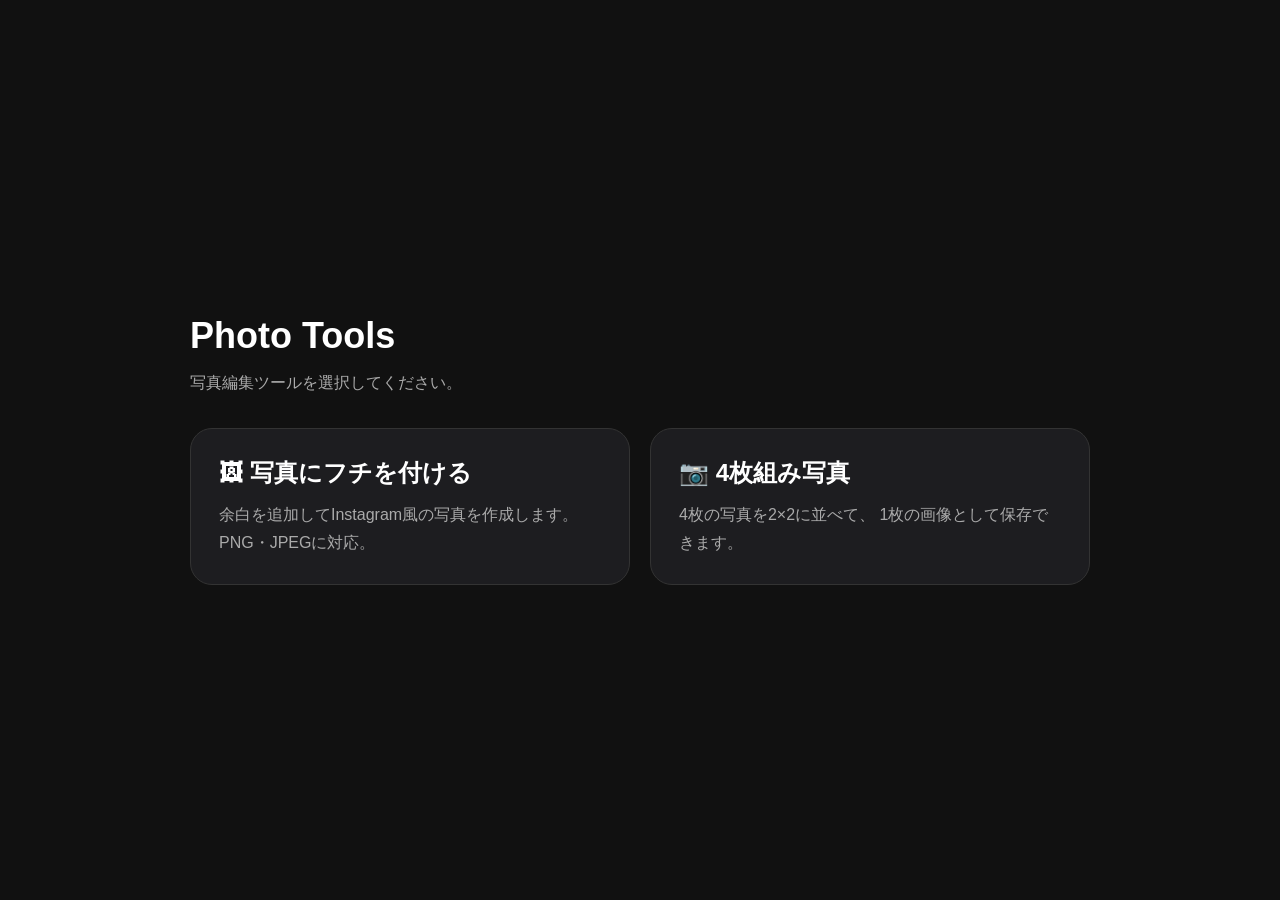
<file: index.html>
<!DOCTYPE html>
<html lang="ja">
<head>
  <meta charset="UTF-8">
  <meta name="viewport" content="width=device-width, initial-scale=1.0">
  <title>Photo Tools</title>

  <style>
    *{
      box-sizing:border-box;
    }

    body{
      margin:0;
      min-height:100vh;
      display:grid;
      place-items:center;
      background:#111;
      color:#fff;
      font-family:-apple-system,BlinkMacSystemFont,
      "Hiragino Sans","Yu Gothic UI",sans-serif;
      padding:24px;
    }

    main{
      width:min(900px,100%);
    }

    h1{
      margin:0;
      font-size:36px;
    }

    .description{
      margin:12px 0 32px;
      color:#aaa;
      line-height:1.7;
    }

    .tools{
      display:grid;
      grid-template-columns:repeat(auto-fit,minmax(280px,1fr));
      gap:20px;
    }

    .tool{
      display:block;
      padding:28px;
      border-radius:22px;
      text-decoration:none;
      color:white;
      background:#1d1d20;
      border:1px solid #333;
      transition:.2s;
    }

    .tool:hover{
      transform:translateY(-4px);
      background:#27272c;
    }

    .tool h2{
      margin:0 0 12px;
    }

    .tool p{
      margin:0;
      color:#aaa;
      line-height:1.7;
    }
  </style>
</head>

<body>

<main>

<h1>Photo Tools</h1>

<p class="description">
写真編集ツールを選択してください。
</p>

<div class="tools">

<a class="tool" href="./frame/">
<h2>🖼 写真にフチを付ける</h2>

<p>
余白を追加してInstagram風の写真を作成します。
PNG・JPEGに対応。
</p>
</a>

<a class="tool" href="./college/">
<h2>📷 4枚組み写真</h2>

<p>
4枚の写真を2×2に並べて、
1枚の画像として保存できます。
</p>
</a>

</div>

</main>

</body>
</html>
</file>
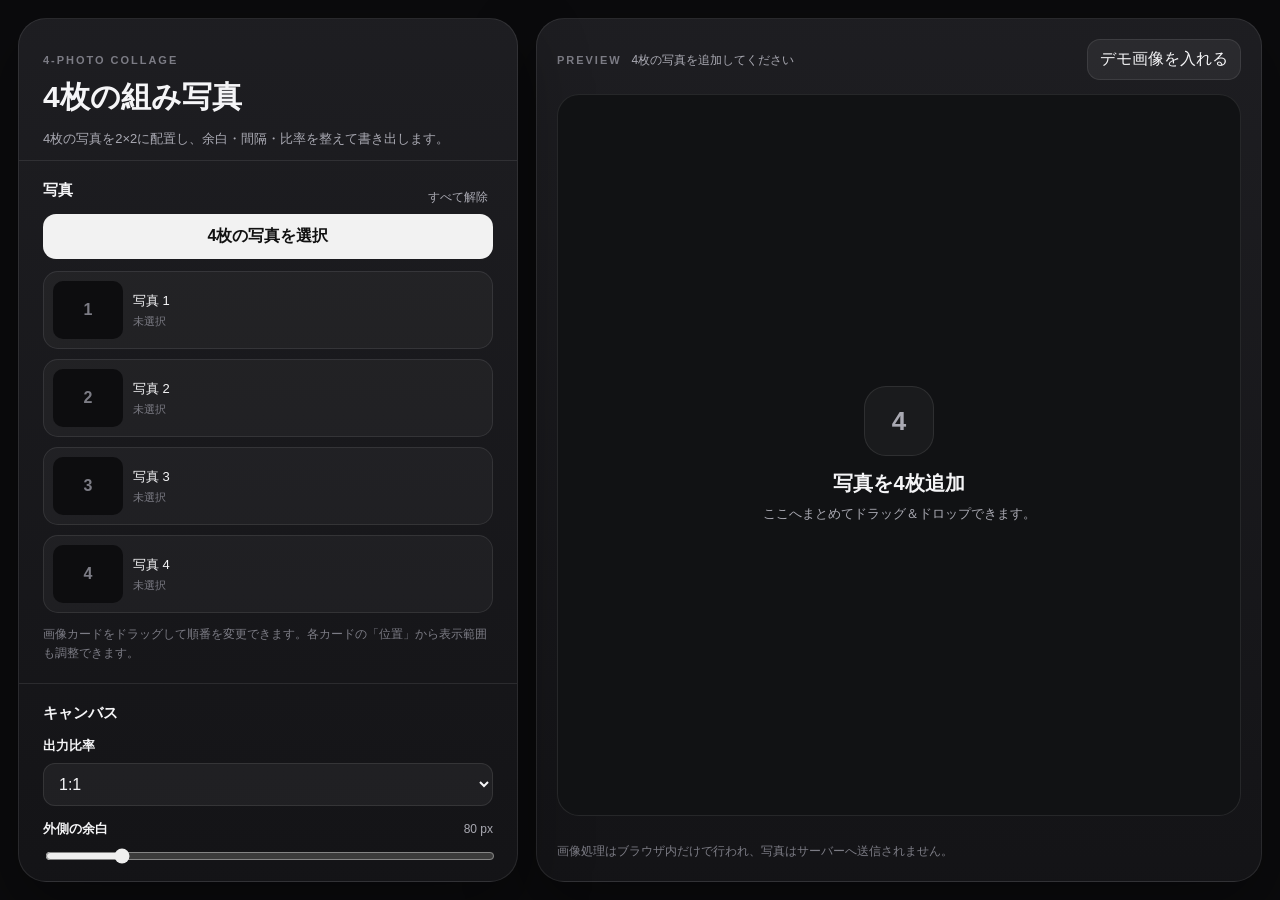
<file: collage/index.html>
<!DOCTYPE html>
<html lang="ja">
<head>
  <meta charset="UTF-8">
  <meta name="viewport" content="width=device-width, initial-scale=1.0">
  <title>Four Photo Collage</title>
  <meta name="description" content="4枚の写真から2×2の組み写真を作るブラウザアプリ">
  <link rel="stylesheet" href="style.css">
</head>
<body>
  <main class="app-shell">
    <aside class="control-panel">
      <header class="app-header">
        <p class="eyebrow">4-PHOTO COLLAGE</p>
        <h1>4枚の組み写真</h1>
        <p class="lead">4枚の写真を2×2に配置し、余白・間隔・比率を整えて書き出します。</p>
      </header>

      <section class="section">
        <div class="section-title-row"><h2>写真</h2><button id="clearAllButton" class="text-button">すべて解除</button></div>
        <label class="upload-button" for="fileInput">4枚の写真を選択</label>
        <input id="fileInput" type="file" accept="image/*" multiple>
        <div id="photoSlots" class="photo-slots"></div>
        <p class="hint">画像カードをドラッグして順番を変更できます。各カードの「位置」から表示範囲も調整できます。</p>
      </section>

      <section class="section">
        <h2>キャンバス</h2>
        <label class="field"><span>出力比率</span><select id="canvasRatio">
          <option value="1:1">1:1</option><option value="4:5">4:5</option><option value="3:4">3:4</option>
          <option value="3:2">3:2</option><option value="2:3">2:3</option><option value="16:9">16:9</option><option value="9:16">9:16</option>
        </select></label>
        <div class="field"><div class="field-heading"><span>外側の余白</span><output id="outerPaddingValue">80 px</output></div><input id="outerPadding" type="range" min="0" max="500" value="80"></div>
        <div class="field"><div class="field-heading"><span>写真の間隔</span><output id="gapValue">24 px</output></div><input id="gap" type="range" min="0" max="250" value="24"></div>
        <div class="field"><span>背景色</span><div class="color-row"><input id="backgroundColor" type="color" value="#ffffff"><input id="backgroundColorText" type="text" value="#ffffff" maxlength="7"></div></div>
      </section>

      <section class="section">
        <h2>写真の見え方</h2>
        <label class="field"><span>配置方法</span><select id="fitMode"><option value="cover">枠いっぱいに表示</option><option value="contain">写真全体を表示</option></select></label>
        <label class="field check-field"><input id="equalCells" type="checkbox" checked><span>4つのセルを同じ大きさにする</span></label>
        <label class="field check-field"><input id="roundedCorners" type="checkbox"><span>写真の角を丸くする</span></label>
        <div class="field" id="cornerRadiusField" hidden><div class="field-heading"><span>角丸</span><output id="cornerRadiusValue">24 px</output></div><input id="cornerRadius" type="range" min="0" max="120" value="24"></div>
      </section>

      <section class="section">
        <h2>出力</h2>
        <div class="two-column">
          <label class="field"><span>形式</span><select id="exportFormat"><option value="png">PNG</option><option value="jpeg">JPEG</option></select></label>
          <label class="field"><span>長辺</span><select id="exportLongEdge"><option value="2000">2000 px</option><option value="3000">3000 px</option><option value="4000" selected>4000 px</option><option value="6000">6000 px</option><option value="original">最大</option></select></label>
        </div>
        <div class="field" id="jpegQualityField" hidden><div class="field-heading"><span>JPEG品質</span><output id="jpegQualityValue">96</output></div><input id="jpegQuality" type="range" min="60" max="100" value="96"></div>
        <button id="downloadButton" class="primary-button" disabled>組み写真を保存</button>
      </section>
    </aside>

    <section class="preview-panel">
      <div class="preview-toolbar"><div><span class="preview-label">PREVIEW</span><span id="outputInfo" class="output-info">4枚の写真を追加してください</span></div><button id="demoButton" class="secondary-button">デモ画像を入れる</button></div>
      <div id="dropZone" class="preview-stage">
        <div id="emptyState" class="empty-state"><div class="empty-icon">4</div><h2>写真を4枚追加</h2><p>ここへまとめてドラッグ＆ドロップできます。</p></div>
        <canvas id="previewCanvas"></canvas>
      </div>
      <p class="browser-note">画像処理はブラウザ内だけで行われ、写真はサーバーへ送信されません。</p>
    </section>
  </main>
  <script src="app.js"></script>
</body>
</html>
</file>
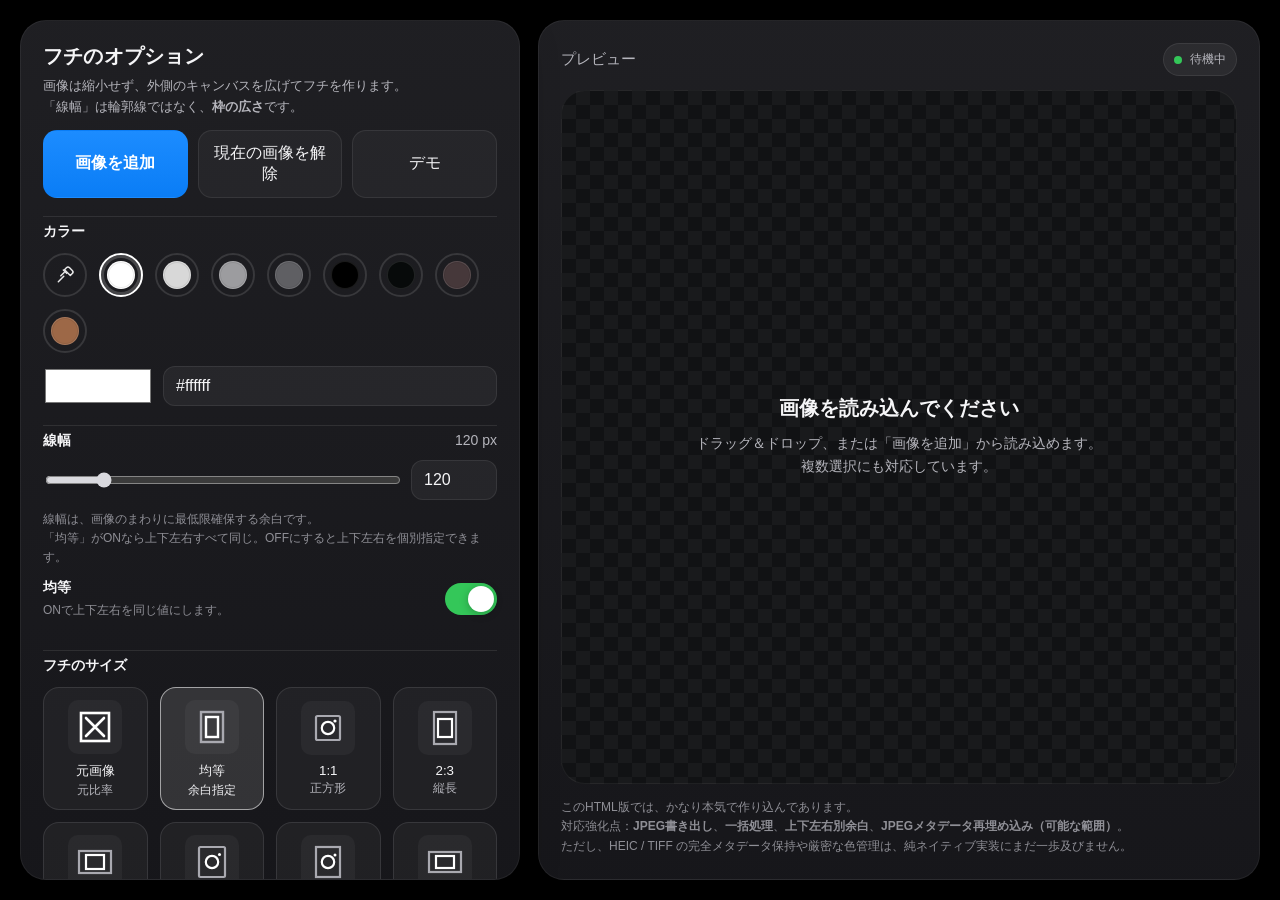
<file: frame/index.html>
<!DOCTYPE html>
<html lang="ja">
<head>
  <meta charset="UTF-8" />
  <meta name="viewport" content="width=device-width, initial-scale=1.0, viewport-fit=cover" />
  <title>Frame Studio Ultimate</title>
  <style>
    :root{
      color-scheme: dark;
      --bg:#000;
      --panel:#1c1c1f;
      --panel2:#232327;
      --line:#3d3d43;
      --text:#f5f5f7;
      --muted:#b5b5bc;
      --muted2:#8f8f96;
      --blue:#0a84ff;
      --green:#34c759;
      --danger:#ff453a;
      --radius-xl:26px;
      --radius-lg:18px;
      --radius-md:14px;
      --shadow:0 14px 36px rgba(0,0,0,.35);
      --safe-bottom: env(safe-area-inset-bottom,0px);
    }
    *{box-sizing:border-box}
    html,body{margin:0;background:var(--bg);color:var(--text);font-family:-apple-system,BlinkMacSystemFont,"SF Pro Text","Hiragino Sans","Yu Gothic UI","Segoe UI",sans-serif}
    body{min-height:100vh;padding:20px}
    .app{max-width:1320px;margin:0 auto;display:grid;grid-template-columns:minmax(390px,500px) 1fr;gap:18px;align-items:start}
    .panel{background:linear-gradient(180deg,rgba(32,32,36,.96),rgba(23,23,27,.98));border:1px solid rgba(255,255,255,.06);border-radius:var(--radius-xl);box-shadow:var(--shadow)}
    .controls{padding:22px 22px calc(22px + var(--safe-bottom));display:grid;gap:18px;position:sticky;top:20px;max-height:calc(100vh - 40px);overflow:auto}
    .section{padding-top:6px;border-top:1px solid rgba(255,255,255,.09)}
    .section:first-of-type{border-top:none;padding-top:0}
    .topbar{display:flex;justify-content:space-between;align-items:flex-start;gap:12px}
    h1{margin:0;font-size:20px;font-weight:700;letter-spacing:.01em}
    .subtitle{margin:6px 0 0;color:var(--muted);font-size:13px;line-height:1.6}
    .ghost{
      appearance:none;border:1px solid rgba(255,255,255,.08);background:rgba(255,255,255,.04);color:var(--text);
      border-radius:14px;font:inherit;padding:12px 14px;cursor:pointer;transition:transform .08s ease,background .2s ease,border-color .2s ease
    }
    .ghost:hover{background:rgba(255,255,255,.07);border-color:rgba(255,255,255,.12)}
    .ghost:active{transform:scale(.98)}
    .ghost:disabled{opacity:.45;cursor:not-allowed}
    .primary{background:linear-gradient(180deg,#1c8cff,#0a7df6);border-color:transparent;color:#fff;font-weight:700}
    .danger{background:rgba(255,69,58,.18);border-color:rgba(255,69,58,.35)}
    .wide-actions{display:grid;grid-template-columns:1fr 1fr;gap:12px}
    .three-actions{display:grid;grid-template-columns:1fr 1fr 1fr;gap:10px;margin-top:12px}
    input[type=file]{display:none}
    .label{display:block;font-size:14px;font-weight:650;margin:0 0 12px}
    .chips{display:flex;gap:12px;flex-wrap:wrap;align-items:center}
    .color-chip,.eyedrop-chip{
      width:44px;height:44px;border-radius:50%;border:2px solid rgba(255,255,255,.12);display:inline-flex;align-items:center;justify-content:center;
      cursor:pointer;position:relative;background:transparent;flex:0 0 auto;transition:transform .08s ease,border-color .2s ease
    }
    .color-chip:hover,.eyedrop-chip:hover{transform:translateY(-1px)}
    .color-chip.active,.eyedrop-chip.active{border-color:#fff;box-shadow:0 0 0 3px rgba(255,255,255,.18) inset}
    .color-chip>span{width:28px;height:28px;border-radius:50%;display:block;border:1px solid rgba(255,255,255,.10);box-shadow:inset 0 0 0 1px rgba(0,0,0,.08)}
    .eyedrop-chip svg{width:20px;height:20px;opacity:.9}
    .custom-color-wrap{margin-top:12px;display:grid;grid-template-columns:110px 1fr;gap:10px;align-items:center}
    .custom-color-wrap input[type=color]{appearance:none;width:100%;height:42px;border:none;border-radius:12px;overflow:hidden;background:none;padding:0;cursor:pointer}
    .custom-color-wrap input[type=text], select, input[type=number]{
      width:100%;background:rgba(255,255,255,.05);color:var(--text);border:1px solid rgba(255,255,255,.08);border-radius:12px;padding:10px 12px;font:inherit
    }
    .range-top{display:flex;justify-content:space-between;align-items:baseline;gap:10px;margin-bottom:10px}
    .range-value{font-variant-numeric:tabular-nums;color:var(--muted);font-size:14px}
    .range-wrap{display:grid;grid-template-columns:1fr 86px;gap:12px;align-items:center}
    .range-wrap input[type=range]{width:100%;accent-color:#d9d9de}
    .helper{margin-top:10px;font-size:12px;line-height:1.6;color:var(--muted2)}
    .ratio-grid{display:grid;grid-template-columns:repeat(4,minmax(76px,1fr));gap:12px}
    .ratio-card{
      appearance:none;width:100%;border-radius:16px;border:1px solid rgba(255,255,255,.10);background:rgba(255,255,255,.045);color:var(--text);
      padding:12px 8px 10px;text-align:center;cursor:pointer;transition:transform .08s ease,background .2s ease,border-color .2s ease
    }
    .ratio-card:hover{background:rgba(255,255,255,.07);border-color:rgba(255,255,255,.16)}
    .ratio-card.active{border-color:rgba(255,255,255,.55);background:rgba(255,255,255,.12)}
    .ratio-card .icon{width:54px;height:54px;margin:0 auto 8px;border-radius:10px;display:grid;place-items:center;background:rgba(255,255,255,.04)}
    .ratio-card .caption{font-size:12px;color:var(--muted);margin-top:2px}
    .ratio-card.active .caption{color:#f0f0f3}
    .align-grid{display:grid;grid-template-columns:repeat(3,1fr);gap:10px;margin-top:10px}
    .align-card{
      appearance:none;border:1px solid rgba(255,255,255,.10);background:rgba(255,255,255,.045);color:var(--text);
      border-radius:14px;padding:10px 12px;text-align:center;cursor:pointer;font:inherit;font-size:13px
    }
    .align-card.active{border-color:rgba(255,255,255,.55);background:rgba(255,255,255,.12)}
    .toggle-row{display:flex;justify-content:space-between;gap:12px;align-items:center;margin-bottom:12px}
    .toggle-hint{font-size:12px;color:var(--muted2);line-height:1.55}
    .switch{position:relative;width:52px;height:32px;display:inline-block;flex:0 0 auto}
    .switch input{display:none}
    .slider{position:absolute;inset:0;border-radius:999px;background:#414148;transition:background .2s ease}
    .slider::before{content:"";position:absolute;width:26px;height:26px;border-radius:50%;background:#fff;top:3px;left:3px;transition:transform .2s ease;box-shadow:0 2px 8px rgba(0,0,0,.25)}
    .switch input:checked + .slider{background:var(--green)}
    .switch input:checked + .slider::before{transform:translateX(20px)}
    .info-box{background:rgba(255,255,255,.045);border:1px solid rgba(255,255,255,.08);border-radius:16px;padding:14px}
    .info-box h3{margin:0 0 10px;font-size:14px}
    .meta-list{margin:0;padding-left:18px;color:var(--muted);font-size:13px;line-height:1.6}
    .meta-list li+li{margin-top:4px}
    .kv{display:grid;grid-template-columns:max-content 1fr;gap:6px 10px;align-items:start;font-size:13px;line-height:1.55;color:var(--muted);font-variant-numeric:tabular-nums}
    .kv b{color:#e7e7ea;font-weight:600}
    .preview-panel{padding:22px;min-height:calc(100vh - 40px);display:grid;grid-template-rows:auto 1fr auto;gap:14px}
    .preview-top{display:flex;justify-content:space-between;gap:12px;align-items:center}
    .preview-title{font-size:15px;color:var(--muted)}
    .preview-stage{
      min-height:420px;border-radius:24px;
      background:
        linear-gradient(45deg, rgba(255,255,255,.035) 25%, transparent 25%),
        linear-gradient(-45deg, rgba(255,255,255,.035) 25%, transparent 25%),
        linear-gradient(45deg, transparent 75%, rgba(255,255,255,.035) 75%),
        linear-gradient(-45deg, transparent 75%, rgba(255,255,255,.035) 75%), #111214;
      background-size:28px 28px;background-position:0 0,0 14px,14px -14px,-14px 0;
      border:1px solid rgba(255,255,255,.06);display:grid;place-items:center;overflow:auto;position:relative;padding:26px
    }
    .dropzone{position:absolute;inset:0;border-radius:24px;border:2px dashed transparent;pointer-events:none;transition:border-color .2s ease,background .2s ease}
    .dropzone.active{border-color:rgba(255,255,255,.25);background:rgba(255,255,255,.03)}
    .placeholder{max-width:460px;text-align:center;color:var(--muted);padding:20px}
    .placeholder strong{display:block;color:var(--text);font-size:20px;margin-bottom:10px}
    .placeholder p{margin:0;line-height:1.7;font-size:14px}
    .preview-wrap{display:none;width:100%;justify-content:center;align-items:center}
    canvas{display:block;max-width:min(100%,900px);max-height:72vh;width:auto;height:auto;box-shadow:0 24px 70px rgba(0,0,0,.42);border-radius:4px}
    .footnote{color:var(--muted2);font-size:12px;line-height:1.65}
    .pill{display:inline-flex;align-items:center;gap:8px;border-radius:999px;background:rgba(255,255,255,.06);color:var(--muted);font-size:12px;padding:7px 10px;border:1px solid rgba(255,255,255,.08)}
    .pill .dot{width:8px;height:8px;border-radius:50%;background:var(--green)}
    .status-row{display:flex;flex-wrap:wrap;gap:8px;align-items:center}
    .padding-grid{display:grid;grid-template-columns:1fr 1fr;gap:10px;margin-top:12px}
    .padding-grid .field{display:grid;gap:6px}
    .padding-grid .field label{font-size:12px;color:var(--muted)}
    .queue-list{display:grid;gap:10px;max-height:230px;overflow:auto}
    .queue-item{
      display:grid;grid-template-columns:64px 1fr auto;gap:10px;align-items:center;background:rgba(255,255,255,.04);
      border:1px solid rgba(255,255,255,.07);border-radius:14px;padding:8px
    }
    .queue-thumb{width:64px;height:64px;border-radius:10px;overflow:hidden;background:#111}
    .queue-thumb img{width:100%;height:100%;object-fit:cover;display:block}
    .queue-meta{min-width:0}
    .queue-name{font-size:13px;white-space:nowrap;overflow:hidden;text-overflow:ellipsis}
    .queue-sub{font-size:12px;color:var(--muted);margin-top:4px}
    .queue-item.active{border-color:rgba(255,255,255,.35);background:rgba(255,255,255,.08)}
    .queue-actions{display:flex;gap:6px;flex-direction:column}
    .mini-btn{
      appearance:none;background:rgba(255,255,255,.05);color:var(--text);border:1px solid rgba(255,255,255,.08);
      border-radius:10px;padding:7px 9px;font-size:12px;cursor:pointer
    }
    .mini-btn:hover{background:rgba(255,255,255,.09)}
    .inline-selects{display:grid;grid-template-columns:1fr 1fr;gap:10px}
    @media (max-width:980px){
      body{padding:12px}
      .app{grid-template-columns:1fr}
      .controls{position:static;max-height:none}
      .preview-panel{min-height:auto}
      .ratio-grid{grid-template-columns:repeat(4,minmax(68px,1fr))}
      .preview-stage{min-height:360px}
    }
    @media (max-width:560px){
      .controls,.preview-panel{padding:16px}
      .ratio-grid{grid-template-columns:repeat(3,minmax(74px,1fr))}
      .three-actions{grid-template-columns:1fr}
      .wide-actions,.inline-selects,.custom-color-wrap,.padding-grid{grid-template-columns:1fr}
      .range-wrap{grid-template-columns:1fr 88px}
      .queue-item{grid-template-columns:52px 1fr}
      .queue-actions{grid-column:1 / -1;flex-direction:row}
      .queue-thumb{width:52px;height:52px}
    }
  </style>
</head>
<body>
  <div class="app">
    <section class="panel controls">
      <div>
        <div class="topbar">
          <div>
            <h1>フチのオプション</h1>
            <p class="subtitle">画像は縮小せず、外側のキャンバスを広げてフチを作ります。<br>「線幅」は輪郭線ではなく、<strong>枠の広さ</strong>です。</p>
          </div>
        </div>
        <div class="three-actions">
          <button class="ghost primary" id="openButton" type="button">画像を追加</button>
          <button class="ghost" id="resetImageButton" type="button">現在の画像を解除</button>
          <button class="ghost" id="demoButton" type="button">デモ</button>
          <input id="fileInput" type="file" multiple accept="image/jpeg,image/png,image/webp,image/heic,image/heif,image/tiff" />
        </div>
      </div>

      <div class="section">
        <span class="label">カラー</span>
        <div class="chips" id="presetColors"></div>
        <div class="custom-color-wrap">
          <input type="color" id="customColor" value="#ffffff" aria-label="カスタムカラー" />
          <input type="text" id="customColorText" value="#ffffff" aria-label="カラーコード" />
        </div>
      </div>

      <div class="section">
        <div class="range-top">
          <span class="label" style="margin:0;">線幅</span>
          <span class="range-value" id="frameWidthValue">120 px</span>
        </div>
        <div class="range-wrap">
          <input id="frameWidthRange" type="range" min="0" max="800" step="1" value="120" />
          <input id="frameWidthNumber" type="number" min="0" max="20000" step="1" value="120" />
        </div>
        <div class="helper">
          線幅は、画像のまわりに最低限確保する余白です。<br>
          「均等」がONなら上下左右すべて同じ。OFFにすると上下左右を個別指定できます。
        </div>

        <div style="margin-top:12px;" class="toggle-row">
          <div>
            <span class="label" style="margin:0 0 4px;">均等</span>
            <div class="toggle-hint">ONで上下左右を同じ値にします。</div>
          </div>
          <label class="switch">
            <input id="uniformPadding" type="checkbox" checked />
            <span class="slider"></span>
          </label>
        </div>

        <div class="padding-grid" id="paddingGrid" style="display:none;">
          <div class="field">
            <label for="padTop">上</label>
            <input type="number" id="padTop" min="0" max="20000" step="1" value="120">
          </div>
          <div class="field">
            <label for="padRight">右</label>
            <input type="number" id="padRight" min="0" max="20000" step="1" value="120">
          </div>
          <div class="field">
            <label for="padBottom">下</label>
            <input type="number" id="padBottom" min="0" max="20000" step="1" value="120">
          </div>
          <div class="field">
            <label for="padLeft">左</label>
            <input type="number" id="padLeft" min="0" max="20000" step="1" value="120">
          </div>
        </div>
      </div>

      <div class="section">
        <span class="label">フチのサイズ</span>
        <div class="ratio-grid" id="ratioGrid"></div>
        <div class="helper">
          「元画像」は余白だけ追加。<br>
          「均等」は上下左右の余白設定だけで決まる基本モード。<br>
          比率を選ぶと、その比率のキャンバスを作り、画像は縮小せずに中へ配置します。
        </div>

        <div style="margin-top:14px;">
          <span class="label" style="margin-bottom:10px;">配置</span>
          <div class="align-grid" id="alignGrid"></div>
        </div>
      </div>

      <div class="section">
        <span class="label">出力</span>
        <div class="inline-selects">
          <div>
            <label style="font-size:12px;color:var(--muted);display:block;margin-bottom:6px;">形式</label>
            <select id="exportFormat">
              <option value="png">PNG（可逆）</option>
              <option value="jpeg">JPEG（高画質）</option>
            </select>
          </div>
          <div>
            <label style="font-size:12px;color:var(--muted);display:block;margin-bottom:6px;">JPEG品質</label>
            <input type="number" id="jpegQuality" min="1" max="100" value="98">
          </div>
        </div>

        <div class="toggle-row" style="margin-top:12px;">
          <div>
            <span class="label" style="margin:0 0 4px;">メタデータを保存</span>
            <div class="toggle-hint">JPEG / PNG から取得できた EXIF・ICC・DPI・XMP を保存します。JPEG時はできる範囲で再埋め込みします。</div>
          </div>
          <label class="switch">
            <input id="preserveMetadata" type="checkbox" checked />
            <span class="slider"></span>
          </label>
        </div>

        <div class="wide-actions">
          <button class="ghost primary" id="saveButton" type="button" disabled>現在の画像を保存</button>
          <button class="ghost" id="saveAllButton" type="button" disabled>一括保存</button>
        </div>
        <div class="helper">一括保存は、左のキューにある全画像に同じ設定を適用し、順番にダウンロードします。</div>
      </div>

      <div class="section">
        <div class="info-box">
          <h3>画像情報</h3>
          <div class="kv" id="imageStats">
            <b>状態</b><span>画像未選択</span>
          </div>
        </div>
      </div>

      <div class="section">
        <div class="info-box">
          <h3>メタデータ状態</h3>
          <ul class="meta-list" id="metadataList">
            <li>まだ解析していません。</li>
          </ul>
        </div>
      </div>

      <div class="section">
        <div class="info-box">
          <h3>画像キュー</h3>
          <div class="queue-list" id="queueList"></div>
          <div class="helper">複数ファイルを読み込むと、ここに並びます。クリックでプレビュー切り替え。</div>
        </div>
      </div>
    </section>

    <section class="panel preview-panel">
      <div class="preview-top">
        <div class="preview-title">プレビュー</div>
        <div class="status-row">
          <span class="pill"><span class="dot"></span><span id="modeStatus">待機中</span></span>
        </div>
      </div>

      <div class="preview-stage" id="stage">
        <div class="dropzone" id="dropzone"></div>
        <div class="placeholder" id="placeholder">
          <strong>画像を読み込んでください</strong>
          <p>ドラッグ＆ドロップ、または「画像を追加」から読み込めます。<br>複数選択にも対応しています。</p>
        </div>
        <div class="preview-wrap" id="previewWrap">
          <canvas id="previewCanvas"></canvas>
        </div>
      </div>

      <div class="footnote">
        このHTML版では、かなり本気で作り込んであります。<br>
        対応強化点：<strong>JPEG書き出し</strong>、<strong>一括処理</strong>、<strong>上下左右別余白</strong>、<strong>JPEGメタデータ再埋め込み（可能な範囲）</strong>。<br>
        ただし、HEIC / TIFF の完全メタデータ保持や厳密な色管理は、純ネイティブ実装にまだ一歩及びません。
      </div>
    </section>
  </div>

<script>
"use strict";

const PRESET_COLORS = ["#ffffff","#d8d8d8","#9c9c9f","#5f5f63","#000000","#070a0a","#46383a","#9d6847"];
const RATIO_MODES = [
  { key:"original", label:"元画像", caption:"元比率" },
  { key:"equal", label:"均等", caption:"余白指定" },
  { key:"1:1", label:"1:1", caption:"正方形" },
  { key:"2:3", label:"2:3", caption:"縦長" },
  { key:"3:2", label:"3:2", caption:"横長" },
  { key:"4:5", label:"4:5", caption:"縦長" },
  { key:"3:4", label:"3:4", caption:"縦長" },
  { key:"16:9", label:"16:9", caption:"横長" },
  { key:"9:16", label:"9:16", caption:"縦長" }
];
const ALIGN_OPTIONS = [
  { key:"center", label:"中央" },
  { key:"top", label:"上" },
  { key:"bottom", label:"下" },
  { key:"left", label:"左" },
  { key:"right", label:"右" }
];
const PNG_SIGNATURE = new Uint8Array([137,80,78,71,13,10,26,10]);

const state = {
  items: [],
  currentIndex: -1,
  frameColor:"#ffffff",
  frameWidth:120,
  uniformPadding:true,
  pads:{ top:120, right:120, bottom:120, left:120 },
  ratioMode:"equal",
  align:"center",
  preserveMetadata:true,
  exportFormat:"png",
  jpegQuality:98
};

const ui = {
  openButton: document.getElementById("openButton"),
  resetImageButton: document.getElementById("resetImageButton"),
  demoButton: document.getElementById("demoButton"),
  fileInput: document.getElementById("fileInput"),
  presetColors: document.getElementById("presetColors"),
  customColor: document.getElementById("customColor"),
  customColorText: document.getElementById("customColorText"),
  frameWidthRange: document.getElementById("frameWidthRange"),
  frameWidthNumber: document.getElementById("frameWidthNumber"),
  frameWidthValue: document.getElementById("frameWidthValue"),
  uniformPadding: document.getElementById("uniformPadding"),
  paddingGrid: document.getElementById("paddingGrid"),
  padTop: document.getElementById("padTop"),
  padRight: document.getElementById("padRight"),
  padBottom: document.getElementById("padBottom"),
  padLeft: document.getElementById("padLeft"),
  ratioGrid: document.getElementById("ratioGrid"),
  alignGrid: document.getElementById("alignGrid"),
  exportFormat: document.getElementById("exportFormat"),
  jpegQuality: document.getElementById("jpegQuality"),
  preserveMetadata: document.getElementById("preserveMetadata"),
  saveButton: document.getElementById("saveButton"),
  saveAllButton: document.getElementById("saveAllButton"),
  imageStats: document.getElementById("imageStats"),
  metadataList: document.getElementById("metadataList"),
  queueList: document.getElementById("queueList"),
  stage: document.getElementById("stage"),
  dropzone: document.getElementById("dropzone"),
  placeholder: document.getElementById("placeholder"),
  previewWrap: document.getElementById("previewWrap"),
  canvas: document.getElementById("previewCanvas"),
  modeStatus: document.getElementById("modeStatus")
};

function emptyMetadata(){
  return { sourceFormat:"不明", exif:null, iccProfile:null, pngIccpChunk:null, phys:null, xmp:null, pngTextChunks:[], notes:[] };
}

function currentItem(){
  return state.currentIndex >= 0 ? state.items[state.currentIndex] : null;
}

function normalizeHex(value){
  if(!value) return null;
  let hex = String(value).trim();
  if(!hex.startsWith("#")) hex = `#${hex}`;
  return /^#[0-9a-fA-F]{6}$/.test(hex) ? hex.toLowerCase() : null;
}

function selectColor(color){
  const normalized = normalizeHex(color);
  if(!normalized) return;
  state.frameColor = normalized;
  ui.customColor.value = normalized;
  ui.customColorText.value = normalized;
  [...ui.presetColors.children].forEach(btn=>{
    btn.classList.toggle("active", btn.dataset.color && normalizeHex(btn.dataset.color) === normalized);
  });
  render();
}

function buildPresetColors(){
  ui.presetColors.innerHTML = "";
  const eyedrop = document.createElement("button");
  eyedrop.type = "button";
  eyedrop.className = "eyedrop-chip";
  eyedrop.innerHTML = `<svg viewBox="0 0 24 24" fill="none" stroke="currentColor" stroke-width="1.8" stroke-linecap="round" stroke-linejoin="round"><path d="M10.5 13.5L4 20"/><path d="M13.7 3.3a2.7 2.7 0 013.8 0l3.2 3.2a2.7 2.7 0 010 3.8l-2.3 2.3-7-7 2.3-2.3z"/><path d="M7 13l4-4"/><path d="M14 10l-4-4"/></svg>`;
  eyedrop.addEventListener("click", ()=>ui.customColor.click());
  ui.presetColors.appendChild(eyedrop);
  PRESET_COLORS.forEach(color=>{
    const button = document.createElement("button");
    button.type = "button";
    button.className = "color-chip";
    button.dataset.color = color;
    button.innerHTML = `<span style="background:${color}"></span>`;
    button.addEventListener("click", ()=>selectColor(color));
    ui.presetColors.appendChild(button);
  });
  selectColor(state.frameColor);
}

function renderRatioIcon(mode){
  const map = {
    original:`<svg width="42" height="42" viewBox="0 0 42 42"><rect x="7" y="7" width="28" height="28" fill="none" stroke="white" stroke-width="2.6"/><path d="M12 12l18 18M30 12L12 30" stroke="white" stroke-width="2.6" stroke-linecap="round"/></svg>`,
    equal:`<svg width="42" height="42" viewBox="0 0 42 42"><rect x="10" y="6" width="22" height="30" fill="none" stroke="#a9a9b0" stroke-width="2.4"/><rect x="15" y="11" width="12" height="20" fill="none" stroke="white" stroke-width="2.4"/></svg>`,
    "1:1":`<svg width="42" height="42" viewBox="0 0 42 42"><rect x="9" y="9" width="24" height="24" rx="1.5" fill="none" stroke="#a9a9b0" stroke-width="2.2"/><circle cx="21" cy="21" r="6.2" fill="none" stroke="white" stroke-width="2.2"/><circle cx="28" cy="14" r="1.6" fill="white"/></svg>`,
    "2:3":`<svg width="42" height="42" viewBox="0 0 42 42"><rect x="10" y="5" width="22" height="32" fill="none" stroke="#a9a9b0" stroke-width="2.2"/><rect x="14" y="12" width="14" height="18" fill="none" stroke="white" stroke-width="2.2"/></svg>`,
    "3:2":`<svg width="42" height="42" viewBox="0 0 42 42"><rect x="5" y="10" width="32" height="22" fill="none" stroke="#a9a9b0" stroke-width="2.2"/><rect x="12" y="14" width="18" height="14" fill="none" stroke="white" stroke-width="2.2"/></svg>`,
    "4:5":`<svg width="42" height="42" viewBox="0 0 42 42"><rect x="8" y="6" width="26" height="30" rx="1.4" fill="none" stroke="#a9a9b0" stroke-width="2.2"/><circle cx="21" cy="21" r="6.2" fill="none" stroke="white" stroke-width="2.2"/><circle cx="28.5" cy="13.5" r="1.5" fill="white"/></svg>`,
    "3:4":`<svg width="42" height="42" viewBox="0 0 42 42"><rect x="9" y="6" width="24" height="30" fill="none" stroke="#a9a9b0" stroke-width="2.2"/><circle cx="21" cy="21" r="6.2" fill="none" stroke="white" stroke-width="2.2"/><circle cx="28" cy="14" r="1.5" fill="white"/></svg>`,
    "16:9":`<svg width="42" height="42" viewBox="0 0 42 42"><rect x="5" y="11" width="32" height="20" fill="none" stroke="#a9a9b0" stroke-width="2.2"/><rect x="12" y="15" width="18" height="12" fill="none" stroke="white" stroke-width="2.2"/></svg>`,
    "9:16":`<svg width="42" height="42" viewBox="0 0 42 42"><rect x="11" y="5" width="20" height="32" rx="2" fill="none" stroke="#a9a9b0" stroke-width="2.2"/><rect x="15" y="12" width="12" height="18" fill="none" stroke="white" stroke-width="2.2"/></svg>`
  };
  return map[mode] || map["1:1"];
}

function buildRatioGrid(){
  ui.ratioGrid.innerHTML = "";
  RATIO_MODES.forEach(mode=>{
    const btn = document.createElement("button");
    btn.type = "button";
    btn.className = "ratio-card";
    btn.dataset.mode = mode.key;
    btn.innerHTML = `<div class="icon">${renderRatioIcon(mode.key)}</div><div>${mode.label}</div><div class="caption">${mode.caption}</div>`;
    btn.addEventListener("click", ()=>{
      state.ratioMode = mode.key;
      updateRatioButtons();
      render();
    });
    ui.ratioGrid.appendChild(btn);
  });
  updateRatioButtons();
}

function updateRatioButtons(){
  ui.ratioGrid.querySelectorAll(".ratio-card").forEach(btn=>btn.classList.toggle("active", btn.dataset.mode === state.ratioMode));
}

function buildAlignGrid(){
  ui.alignGrid.innerHTML = "";
  ALIGN_OPTIONS.forEach(option=>{
    const btn = document.createElement("button");
    btn.type = "button";
    btn.className = "align-card";
    btn.dataset.align = option.key;
    btn.textContent = option.label;
    btn.addEventListener("click", ()=>{
      state.align = option.key;
      updateAlignButtons();
      render();
    });
    ui.alignGrid.appendChild(btn);
  });
  updateAlignButtons();
}

function updateAlignButtons(){
  ui.alignGrid.querySelectorAll(".align-card").forEach(btn=>btn.classList.toggle("active", btn.dataset.align === state.align));
}

function updateFrameWidth(value){
  const num = Math.max(0, Math.round(Number(value) || 0));
  state.frameWidth = num;
  ui.frameWidthRange.value = String(Math.min(num, Number(ui.frameWidthRange.max)));
  ui.frameWidthNumber.value = String(num);
  ui.frameWidthValue.textContent = `${num} px`;
  if(state.uniformPadding){
    state.pads.top = num;
    state.pads.right = num;
    state.pads.bottom = num;
    state.pads.left = num;
    syncPadInputs();
  }
  render();
}

function syncPadInputs(){
  ui.padTop.value = String(state.pads.top);
  ui.padRight.value = String(state.pads.right);
  ui.padBottom.value = String(state.pads.bottom);
  ui.padLeft.value = String(state.pads.left);
}

function updatePad(name, value){
  state.pads[name] = Math.max(0, Math.round(Number(value) || 0));
  syncPadInputs();
  if(state.uniformPadding){
    state.frameWidth = state.pads.top;
    ui.frameWidthRange.value = String(Math.min(state.frameWidth, Number(ui.frameWidthRange.max)));
    ui.frameWidthNumber.value = String(state.frameWidth);
    ui.frameWidthValue.textContent = `${state.frameWidth} px`;
  }
  render();
}

function getPads(){
  if(state.uniformPadding){
    return { top: state.frameWidth, right: state.frameWidth, bottom: state.frameWidth, left: state.frameWidth };
  }
  return { ...state.pads };
}

function resetSettings(){
  state.frameColor = "#ffffff";
  state.frameWidth = 120;
  state.uniformPadding = true;
  state.pads = { top:120, right:120, bottom:120, left:120 };
  state.ratioMode = "equal";
  state.align = "center";
  state.preserveMetadata = true;
  state.exportFormat = "png";
  state.jpegQuality = 98;
  ui.customColor.value = state.frameColor;
  ui.customColorText.value = state.frameColor;
  ui.frameWidthRange.value = String(state.frameWidth);
  ui.frameWidthNumber.value = String(state.frameWidth);
  ui.frameWidthValue.textContent = `${state.frameWidth} px`;
  ui.uniformPadding.checked = true;
  ui.paddingGrid.style.display = "none";
  syncPadInputs();
  updateRatioButtons();
  updateAlignButtons();
  ui.preserveMetadata.checked = true;
  ui.exportFormat.value = "png";
  ui.jpegQuality.value = "98";
  selectColor(state.frameColor);
  render();
}

function clearCurrentImage(){
  if(state.currentIndex < 0) return;
  const [removed] = state.items.splice(state.currentIndex, 1);
  if(removed && removed.objectUrl) URL.revokeObjectURL(removed.objectUrl);
  if(state.items.length === 0){
    state.currentIndex = -1;
  } else {
    state.currentIndex = Math.max(0, Math.min(state.currentIndex, state.items.length - 1));
  }
  renderQueue();
  render();
}

function renderQueue(){
  ui.queueList.innerHTML = "";
  state.items.forEach((item, index)=>{
    const card = document.createElement("div");
    card.className = `queue-item${index === state.currentIndex ? " active" : ""}`;
    const thumb = item.thumbnailUrl ? `<img src="${item.thumbnailUrl}" alt="">` : "";
    card.innerHTML = `
      <div class="queue-thumb">${thumb}</div>
      <div class="queue-meta">
        <div class="queue-name">${escapeHtml(item.fileName)}</div>
        <div class="queue-sub">${item.width} × ${item.height}px / ${escapeHtml(item.metadata.sourceFormat)}</div>
      </div>
      <div class="queue-actions">
        <button class="mini-btn" data-act="open">開く</button>
        <button class="mini-btn" data-act="remove">削除</button>
      </div>`;
    card.querySelector('[data-act="open"]').addEventListener("click", ()=>{ state.currentIndex = index; renderQueue(); render(); });
    card.querySelector('[data-act="remove"]').addEventListener("click", ()=>{
      const [removed] = state.items.splice(index, 1);
      if(removed.objectUrl) URL.revokeObjectURL(removed.objectUrl);
      if(state.currentIndex >= state.items.length) state.currentIndex = state.items.length - 1;
      if(index === state.currentIndex && state.items.length === 0) state.currentIndex = -1;
      renderQueue();
      render();
    });
    card.addEventListener("click", (event)=>{
      if(event.target.closest(".mini-btn")) return;
      state.currentIndex = index;
      renderQueue();
      render();
    });
    ui.queueList.appendChild(card);
  });
}

function getLayout(item){
  if(!item) return null;
  const iw = item.width;
  const ih = item.height;
  const pads = getPads();
  let outputWidth, outputHeight;
  const minW = iw + pads.left + pads.right;
  const minH = ih + pads.top + pads.bottom;

  if(state.ratioMode === "original" || state.ratioMode === "equal"){
    outputWidth = minW;
    outputHeight = minH;
  } else {
    const [rw, rh] = state.ratioMode.split(":").map(Number);
    const target = rw / rh;
    outputWidth = Math.max(minW, Math.ceil(minH * target));
    outputHeight = Math.ceil(outputWidth / target);
    if(outputHeight < minH){
      outputHeight = minH;
      outputWidth = Math.ceil(outputHeight * target);
    }
  }

  const extraX = Math.max(0, outputWidth - minW);
  const extraY = Math.max(0, outputHeight - minH);
  let x = pads.left;
  let y = pads.top;

  switch(state.align){
    case "left":
      x = pads.left;
      y = pads.top + Math.round(extraY / 2);
      break;
    case "right":
      x = pads.left + extraX;
      y = pads.top + Math.round(extraY / 2);
      break;
    case "top":
      x = pads.left + Math.round(extraX / 2);
      y = pads.top;
      break;
    case "bottom":
      x = pads.left + Math.round(extraX / 2);
      y = pads.top + extraY;
      break;
    case "center":
    default:
      x = pads.left + Math.round(extraX / 2);
      y = pads.top + Math.round(extraY / 2);
      break;
  }

  return { sourceWidth:iw, sourceHeight:ih, outputWidth, outputHeight, x, y, pads, extraX, extraY };
}

function render(){
  const item = currentItem();
  if(!item){
    ui.previewWrap.style.display = "none";
    ui.placeholder.style.display = "block";
    ui.saveButton.disabled = true;
    ui.saveAllButton.disabled = state.items.length === 0;
    ui.modeStatus.textContent = "待機中";
    ui.canvas.width = 1;
    ui.canvas.height = 1;
    ui.imageStats.innerHTML = `<b>状態</b><span>画像未選択</span>`;
    ui.metadataList.innerHTML = `<li>まだ解析していません。</li>`;
    return;
  }

  const layout = getLayout(item);
  const canvas = ui.canvas;
  canvas.width = layout.outputWidth;
  canvas.height = layout.outputHeight;
  const ctx = canvas.getContext("2d", { alpha:false, colorSpace: guessCanvasColorSpace(item.metadata) });
  ctx.imageSmoothingEnabled = false;
  ctx.fillStyle = state.frameColor;
  ctx.fillRect(0, 0, layout.outputWidth, layout.outputHeight);
  ctx.drawImage(item.image, layout.x, layout.y, layout.sourceWidth, layout.sourceHeight);

  ui.placeholder.style.display = "none";
  ui.previewWrap.style.display = "flex";
  ui.saveButton.disabled = false;
  ui.saveAllButton.disabled = state.items.length === 0;
  ui.modeStatus.textContent = `編集中：${layout.outputWidth} × ${layout.outputHeight}px`;

  const pads = getPads();
  ui.imageStats.innerHTML = `
    <b>ファイル</b><span>${escapeHtml(item.fileName)}</span>
    <b>元画像</b><span>${layout.sourceWidth} × ${layout.sourceHeight}px</span>
    <b>出力</b><span>${layout.outputWidth} × ${layout.outputHeight}px</span>
    <b>色</b><span>${state.frameColor}</span>
    <b>フチ</b><span>上${pads.top} / 右${pads.right} / 下${pads.bottom} / 左${pads.left}px</span>
    <b>サイズ</b><span>${state.ratioMode === "equal" ? "均等" : state.ratioMode === "original" ? "元画像" : state.ratioMode}</span>
    <b>配置</b><span>${alignLabel(state.align)}</span>
    <b>追加余白</b><span>横 ${layout.extraX}px / 縦 ${layout.extraY}px</span>
    <b>形式</b><span>${escapeHtml(item.metadata.sourceFormat)}</span>
  `;

  const lines = [];
  if(item.metadata.exif) lines.push("EXIF：検出済み・保存予定");
  if(item.metadata.iccProfile || item.metadata.pngIccpChunk) lines.push("ICCプロファイル：検出済み・保存予定");
  if(item.metadata.phys) lines.push("DPI / 解像度：検出済み・保存予定");
  if(item.metadata.xmp) lines.push("XMP：検出済み・保存予定");
  if(item.metadata.pngTextChunks.length) lines.push(`PNGテキストチャンク：${item.metadata.pngTextChunks.length}件`);
  if(!lines.length) lines.push("保存可能なメタデータは検出されませんでした。");
  item.metadata.notes.forEach(note=>lines.push(note));
  ui.metadataList.innerHTML = lines.map(x=>`<li>${escapeHtml(x)}</li>`).join("");
}

function alignLabel(key){
  const found = ALIGN_OPTIONS.find(x=>x.key === key);
  return found ? found.label : key;
}

function escapeHtml(value){
  return String(value).replace(/[&<>"']/g, s => ({ "&":"&amp;","<":"&lt;",">":"&gt;",'"':"&quot;","'":"&#39;" }[s]));
}

async function handleFiles(files){
  const list = [...files];
  if(list.length === 0) return;
  for(const file of list){
    if(!file.type.startsWith("image/")) continue;
    try {
      const buffer = await file.arrayBuffer();
      const metadata = extractMetadata(buffer);
      const imageUrl = URL.createObjectURL(file);
      const image = await loadImage(imageUrl);
      const thumbnailUrl = await createThumbnailUrl(image);
      state.items.push({
        fileName: sanitizeBaseName(file.name),
        image,
        objectUrl: imageUrl,
        width: image.naturalWidth,
        height: image.naturalHeight,
        metadata,
        thumbnailUrl
      });
    } catch (error){
      console.error(error);
      alert(`画像の読み込みに失敗しました: ${file.name}\n${error.message}`);
    }
  }
  if(state.currentIndex === -1 && state.items.length > 0) state.currentIndex = 0;
  renderQueue();
  render();
}

function sanitizeBaseName(name){
  return (name || "framed-image").replace(/\.[^.]+$/, "").replace(/[\\/:*?"<>|]+/g, "-").trim() || "framed-image";
}

function loadImage(url){
  return new Promise((resolve, reject)=>{
    const img = new Image();
    img.onload = ()=>resolve(img);
    img.onerror = ()=>reject(new Error("このブラウザでは読み込めない画像形式です。JPEG または PNG を試してください。"));
    img.src = url;
  });
}

async function createThumbnailUrl(image){
  const c = document.createElement("canvas");
  const max = 120;
  const scale = Math.min(max / image.naturalWidth, max / image.naturalHeight, 1);
  c.width = Math.max(1, Math.round(image.naturalWidth * scale));
  c.height = Math.max(1, Math.round(image.naturalHeight * scale));
  const ctx = c.getContext("2d", { alpha:false });
  ctx.fillStyle = "#111";
  ctx.fillRect(0,0,c.width,c.height);
  ctx.drawImage(image, 0, 0, c.width, c.height);
  const blob = await new Promise(resolve => c.toBlob(resolve, "image/jpeg", 0.8));
  return URL.createObjectURL(blob);
}

function guessCanvasColorSpace(metadata){
  if(!metadata.iccProfile) return "srgb";
  const sample = asciiSearch(metadata.iccProfile);
  return /display\s*p3|\bp3\b|\bdci-p3\b/i.test(sample) ? "display-p3" : "srgb";
}

function asciiSearch(bytes){
  const limit = Math.min(bytes.length, 200000);
  let result = "";
  for(let i=0;i<limit;i++){
    const value = bytes[i];
    result += (value >= 32 && value <= 126) ? String.fromCharCode(value) : " ";
  }
  return result;
}

async function saveCurrent(){
  const item = currentItem();
  if(!item) return;
  await saveItem(item);
}

async function saveAll(){
  if(state.items.length === 0) return;
  ui.saveAllButton.disabled = true;
  ui.saveAllButton.textContent = "一括保存中…";
  try{
    for(let i=0;i<state.items.length;i++){
      state.currentIndex = i;
      renderQueue();
      render();
      await saveItem(state.items[i], i);
      await new Promise(r=>setTimeout(r, 200));
    }
  } finally {
    ui.saveAllButton.disabled = false;
    ui.saveAllButton.textContent = "一括保存";
  }
}

async function saveItem(item, batchIndex = null){
  ui.saveButton.disabled = true;
  ui.saveButton.textContent = batchIndex === null ? "保存中…" : `保存中… ${batchIndex+1}/${state.items.length}`;
  try{
    const result = await renderItemToBytes(item);
    const url = URL.createObjectURL(new Blob([result.bytes], { type: result.mime }));
    const a = document.createElement("a");
    a.href = url;
    a.download = result.fileName;
    document.body.appendChild(a);
    a.click();
    a.remove();
    setTimeout(()=>URL.revokeObjectURL(url), 1500);
  } catch (error){
    console.error(error);
    alert(`保存に失敗しました。\n${error.message}`);
  } finally {
    ui.saveButton.disabled = !currentItem();
    ui.saveButton.textContent = "現在の画像を保存";
  }
}

async function renderItemToBytes(item){
  const layout = getLayout(item);
  if(layout.outputWidth * layout.outputHeight > 160000000){
    throw new Error("出力サイズが大きすぎます。フチや比率を調整してください。");
  }

  const canvas = document.createElement("canvas");
  canvas.width = layout.outputWidth;
  canvas.height = layout.outputHeight;
  const ctx = canvas.getContext("2d", { alpha:false, colorSpace: guessCanvasColorSpace(item.metadata) });
  ctx.imageSmoothingEnabled = false;
  ctx.fillStyle = state.frameColor;
  ctx.fillRect(0,0,layout.outputWidth,layout.outputHeight);
  ctx.drawImage(item.image, layout.x, layout.y, layout.sourceWidth, layout.sourceHeight);

  const format = state.exportFormat;
  if(format === "jpeg"){
    const q = Math.min(100, Math.max(1, Number(ui.jpegQuality.value) || state.jpegQuality)) / 100;
    const rawJpeg = await canvasToJpegBytes(canvas, q);
    let outJpeg = rawJpeg;
    if(state.preserveMetadata){
      outJpeg = injectJpegMetadata(rawJpeg, item.metadata, layout.outputWidth, layout.outputHeight);
    }
    return { bytes: outJpeg, mime: "image/jpeg", fileName: `${item.fileName}-framed.jpg` };
  } else {
    const rawPng = await canvasToPngBytes(canvas);
    let outPng = rawPng;
    if(state.preserveMetadata){
      const chunks = await buildMetadataChunks(item.metadata, layout.outputWidth, layout.outputHeight);
      outPng = injectPngChunks(rawPng, chunks);
    }
    return { bytes: outPng, mime: "image/png", fileName: `${item.fileName}-framed.png` };
  }
}

async function canvasToPngBytes(canvas){
  const blob = await new Promise((resolve,reject)=>{
    canvas.toBlob(b=>b?resolve(b):reject(new Error("PNG生成に失敗しました。")), "image/png");
  });
  return new Uint8Array(await blob.arrayBuffer());
}

async function canvasToJpegBytes(canvas, quality){
  const blob = await new Promise((resolve,reject)=>{
    canvas.toBlob(b=>b?resolve(b):reject(new Error("JPEG生成に失敗しました。")), "image/jpeg", quality);
  });
  return new Uint8Array(await blob.arrayBuffer());
}

function extractMetadata(buffer){
  const bytes = new Uint8Array(buffer);
  if(bytes.length >= 2 && bytes[0] === 0xff && bytes[1] === 0xd8) return extractJpegMetadata(bytes);
  if(bytesStartWith(bytes, 0, PNG_SIGNATURE)) return extractPngMetadata(bytes);
  const metadata = emptyMetadata();
  metadata.sourceFormat = "その他";
  metadata.notes.push("この形式のメタデータ抽出には未対応です。");
  return metadata;
}

function extractJpegMetadata(bytes){
  const metadata = emptyMetadata();
  metadata.sourceFormat = "JPEG";
  const iccParts = new Map();
  let iccTotal = 0;
  let offset = 2;

  while(offset + 4 <= bytes.length){
    if(bytes[offset] !== 0xff){ offset++; continue; }
    let markerOffset = offset;
    while(markerOffset < bytes.length && bytes[markerOffset] === 0xff) markerOffset++;
    if(markerOffset >= bytes.length) break;
    const marker = bytes[markerOffset];
    offset = markerOffset + 1;

    if(marker === 0xd9 || marker === 0xda) break;
    if((marker >= 0xd0 && marker <= 0xd7) || marker === 0x01) continue;
    if(offset + 2 > bytes.length) break;
    const segLength = (bytes[offset] << 8) | bytes[offset + 1];
    if(segLength < 2 || offset + segLength > bytes.length) break;
    const dataStart = offset + 2;
    const dataEnd = offset + segLength;

    if(marker === 0xe0 && readAscii(bytes, dataStart, 5) === "JFIF\0"){
      if(dataStart + 12 <= dataEnd){
        const units = bytes[dataStart + 7];
        const xDensity = (bytes[dataStart + 8] << 8) | bytes[dataStart + 9];
        const yDensity = (bytes[dataStart + 10] << 8) | bytes[dataStart + 11];
        metadata.phys = jfifDensityToPhys(units, xDensity, yDensity);
      }
    }
    if(marker === 0xe1){
      if(readAscii(bytes, dataStart, 6) === "Exif\0\0"){
        metadata.exif = bytes.slice(dataStart + 6, dataEnd);
      } else {
        const xmpHeader = "http://ns.adobe.com/xap/1.0/\0";
        if(readAscii(bytes, dataStart, xmpHeader.length) === xmpHeader){
          metadata.xmp = bytes.slice(dataStart + xmpHeader.length, dataEnd);
        }
      }
    }
    if(marker === 0xe2 && readAscii(bytes, dataStart, 12) === "ICC_PROFILE\0"){
      if(dataStart + 14 <= dataEnd){
        const sequence = bytes[dataStart + 12];
        iccTotal = bytes[dataStart + 13];
        iccParts.set(sequence, bytes.slice(dataStart + 14, dataEnd));
      }
    }
    offset = dataEnd;
  }

  if(iccTotal > 0 && iccParts.size === iccTotal){
    const ordered = [];
    for(let i=1;i<=iccTotal;i++){
      const part = iccParts.get(i);
      if(!part){
        metadata.notes.push("ICC プロファイルが欠損していたため、省略しました。");
        return metadata;
      }
      ordered.push(part);
    }
    metadata.iccProfile = concatBytes(ordered);
  }
  return metadata;
}

function extractPngMetadata(bytes){
  const metadata = emptyMetadata();
  metadata.sourceFormat = "PNG";
  let offset = 8;
  while(offset + 12 <= bytes.length){
    const length = uint32FromBytes(bytes, offset);
    const type = readAscii(bytes, offset + 4, 4);
    const dataStart = offset + 8;
    const dataEnd = dataStart + length;
    const chunkEnd = dataEnd + 4;
    if(chunkEnd > bytes.length) break;
    const data = bytes.slice(dataStart, dataEnd);
    if(type === "eXIf") metadata.exif = data;
    if(type === "iCCP") metadata.pngIccpChunk = data;
    if(type === "pHYs") metadata.phys = data;
    if(type === "iTXt" || type === "tEXt" || type === "zTXt") metadata.pngTextChunks.push({ type, data });
    offset = chunkEnd;
    if(type === "IEND") break;
  }
  return metadata;
}

function jfifDensityToPhys(units, xDensity, yDensity){
  if(!xDensity || !yDensity) return null;
  let x = xDensity, y = yDensity, unit = 0;
  if(units === 1){ x = Math.round(xDensity / 0.0254); y = Math.round(yDensity / 0.0254); unit = 1; }
  else if(units === 2){ x = Math.round(xDensity * 100); y = Math.round(yDensity * 100); unit = 1; }
  return concatBytes([uint32Bytes(x >>> 0), uint32Bytes(y >>> 0), new Uint8Array([unit])]);
}

function bytesStartWith(bytes, offset, sequence){
  if(offset + sequence.length > bytes.length) return false;
  for(let i=0;i<sequence.length;i++) if(bytes[offset+i] !== sequence[i]) return false;
  return true;
}
function readAscii(bytes, start, length){
  let out = "";
  const end = Math.min(start + length, bytes.length);
  for(let i=start;i<end;i++) out += String.fromCharCode(bytes[i]);
  return out;
}
function uint32Bytes(value){
  return new Uint8Array([(value>>>24)&255,(value>>>16)&255,(value>>>8)&255,value&255]);
}
function uint32FromBytes(bytes, offset){
  return ((((bytes[offset]<<24)>>>0) | (bytes[offset+1]<<16) | (bytes[offset+2]<<8) | bytes[offset+3]))>>>0;
}
function concatBytes(parts){
  const total = parts.reduce((sum,p)=>sum+p.length,0);
  const out = new Uint8Array(total);
  let offset = 0;
  for(const p of parts){ out.set(p, offset); offset += p.length; }
  return out;
}
function asciiBytes(text){
  return Uint8Array.from([...text].map(ch=>ch.charCodeAt(0) & 0xff));
}

function patchExif(exifBytes, width, height){
  if(!exifBytes || exifBytes.length < 8) return exifBytes;
  const output = exifBytes.slice();
  const littleEndian = output[0]===0x49 && output[1]===0x49 ? true : output[0]===0x4d && output[1]===0x4d ? false : null;
  if(littleEndian === null) return output;
  const view = new DataView(output.buffer, output.byteOffset, output.byteLength);
  const get16 = o => view.getUint16(o, littleEndian);
  const get32 = o => view.getUint32(o, littleEndian);
  const set16 = (o,v) => view.setUint16(o, v, littleEndian);
  const set32 = (o,v) => view.setUint32(o, v>>>0, littleEndian);

  if(get16(2) !== 42) return output;
  const firstIfd = get32(4);
  const visited = new Set();

  function patchIfd(ifdOffset, isRoot=false){
    if(!Number.isFinite(ifdOffset) || ifdOffset < 8 || ifdOffset + 2 > output.length) return;
    if(visited.has(ifdOffset)) return;
    visited.add(ifdOffset);
    const count = get16(ifdOffset);
    const tableEnd = ifdOffset + 2 + count * 12;
    if(tableEnd + 4 > output.length) return;
    for(let i=0;i<count;i++){
      const entry = ifdOffset + 2 + i * 12;
      const tag = get16(entry);
      const type = get16(entry + 2);
      const itemCount = get32(entry + 4);
      if(itemCount !== 1) continue;
      const setValue = value => {
        if(type === 3) set16(entry + 8, Math.min(value, 65535));
        if(type === 4) set32(entry + 8, value);
      };
      if(tag === 0x0112) setValue(1);
      if(tag === 0x0100 || tag === 0xa002) setValue(width);
      if(tag === 0x0101 || tag === 0xa003) setValue(height);
      if((tag === 0x8769 || tag === 0x8825) && type === 4) patchIfd(get32(entry + 8), false);
    }
    if(isRoot) set32(tableEnd, 0);
  }

  patchIfd(firstIfd, true);
  return output;
}

let crcTable = null;
function getCrcTable(){
  if(crcTable) return crcTable;
  crcTable = new Uint32Array(256);
  for(let n=0;n<256;n++){
    let c = n;
    for(let k=0;k<8;k++) c = (c & 1) ? (0xedb88320 ^ (c >>> 1)) : (c >>> 1);
    crcTable[n] = c>>>0;
  }
  return crcTable;
}
function crc32(bytes){
  const table = getCrcTable();
  let c = 0xffffffff;
  for(let i=0;i<bytes.length;i++) c = table[(c ^ bytes[i]) & 0xff] ^ (c >>> 8);
  return (c ^ 0xffffffff) >>> 0;
}
function makePngChunk(type, data){
  const typeBytes = asciiBytes(type);
  const body = concatBytes([typeBytes, data]);
  return concatBytes([uint32Bytes(data.length), body, uint32Bytes(crc32(body))]);
}
async function zlibCompress(bytes){
  if(!("CompressionStream" in window)) throw new Error("このブラウザは ICC 圧縮に対応していません。");
  const stream = new Blob([bytes]).stream().pipeThrough(new CompressionStream("deflate"));
  return new Uint8Array(await new Response(stream).arrayBuffer());
}
async function createIccpData(profile){
  const compressed = await zlibCompress(profile);
  return concatBytes([asciiBytes("Original ICC"), new Uint8Array([0,0]), compressed]);
}
function createXmpItxtData(xmpBytes){
  return concatBytes([asciiBytes("XML:com.adobe.xmp"), new Uint8Array([0,0,0,0,0]), xmpBytes]);
}
async function buildMetadataChunks(metadata, width, height){
  const chunks = [];
  if(metadata.pngIccpChunk){
    chunks.push(makePngChunk("iCCP", metadata.pngIccpChunk));
  } else if(metadata.iccProfile){
    try{
      chunks.push(makePngChunk("iCCP", await createIccpData(metadata.iccProfile)));
    } catch (error){
      metadata.notes.push("ICC プロファイル圧縮に失敗したため、省略しました。");
    }
  }
  if(metadata.phys && metadata.phys.length === 9) chunks.push(makePngChunk("pHYs", metadata.phys));
  if(metadata.exif) chunks.push(makePngChunk("eXIf", patchExif(metadata.exif, width, height)));
  if(metadata.xmp) chunks.push(makePngChunk("iTXt", createXmpItxtData(metadata.xmp)));
  for(const textChunk of metadata.pngTextChunks) chunks.push(makePngChunk(textChunk.type, textChunk.data));
  return chunks;
}
function injectPngChunks(pngBytes, metadataChunks){
  if(!bytesStartWith(pngBytes, 0, PNG_SIGNATURE)) throw new Error("PNG データではありません。");
  const removable = new Set(["eXIf","iCCP","pHYs","iTXt","tEXt","zTXt"]);
  const output = [PNG_SIGNATURE];
  let offset = 8;
  let inserted = false;
  while(offset + 12 <= pngBytes.length){
    const length = uint32FromBytes(pngBytes, offset);
    const type = readAscii(pngBytes, offset + 4, 4);
    const chunkEnd = offset + 12 + length;
    if(chunkEnd > pngBytes.length) throw new Error("PNG チャンクが壊れています。");
    const raw = pngBytes.slice(offset, chunkEnd);
    if(type === "IHDR"){
      output.push(raw);
      if(!inserted){ output.push(...metadataChunks); inserted = true; }
    } else if(!removable.has(type)){
      output.push(raw);
    }
    offset = chunkEnd;
    if(type === "IEND") break;
  }
  return concatBytes(output);
}

// JPEG metadata writing
function makeJpegSegment(marker, payload){
  const len = payload.length + 2;
  return concatBytes([new Uint8Array([0xff, marker, (len>>8)&255, len&255]), payload]);
}
function splitIccToSegments(iccBytes){
  const maxPayload = 65533 - 2; // total app segment payload limit
  const headerLen = 14; // ICC_PROFILE\0 + seq + total
  const maxChunk = maxPayload - headerLen;
  const total = Math.ceil(iccBytes.length / maxChunk) || 1;
  const segments = [];
  for(let i=0;i<total;i++){
    const start = i * maxChunk;
    const end = Math.min(start + maxChunk, iccBytes.length);
    const header = concatBytes([asciiBytes("ICC_PROFILE\0"), new Uint8Array([i+1, total])]);
    segments.push(makeJpegSegment(0xE2, concatBytes([header, iccBytes.slice(start, end)])));
  }
  return segments;
}
function injectJpegMetadata(jpegBytes, metadata, width, height){
  if(!(jpegBytes[0] === 0xff && jpegBytes[1] === 0xd8)) throw new Error("JPEG データではありません。");

  const exifPayload = metadata.exif ? concatBytes([asciiBytes("Exif\0\0"), patchExif(metadata.exif, width, height)]) : null;
  const xmpPayload = metadata.xmp ? concatBytes([asciiBytes("http://ns.adobe.com/xap/1.0/\0"), metadata.xmp]) : null;

  const segmentsToInsert = [];
  if(exifPayload && exifPayload.length <= 65533) segmentsToInsert.push(makeJpegSegment(0xE1, exifPayload));
  if(metadata.iccProfile) segmentsToInsert.push(...splitIccToSegments(metadata.iccProfile));
  if(xmpPayload && xmpPayload.length <= 65533) segmentsToInsert.push(makeJpegSegment(0xE1, xmpPayload));

  const out = [jpegBytes.slice(0,2)];
  let offset = 2;
  let inserted = false;

  while(offset < jpegBytes.length){
    if(jpegBytes[offset] !== 0xff){
      // compressed data start
      if(!inserted){ out.push(...segmentsToInsert); inserted = true; }
      out.push(jpegBytes.slice(offset));
      break;
    }

    let markerOffset = offset;
    while(markerOffset < jpegBytes.length && jpegBytes[markerOffset] === 0xff) markerOffset++;
    if(markerOffset >= jpegBytes.length) break;
    const marker = jpegBytes[markerOffset];

    // Start of Scan: insert metadata right before it
    if(marker === 0xDA){
      if(!inserted){ out.push(...segmentsToInsert); inserted = true; }
      out.push(jpegBytes.slice(offset));
      break;
    }

    // Standalone markers
    if((marker >= 0xD0 && marker <= 0xD7) || marker === 0x01 || marker === 0xD9){
      out.push(jpegBytes.slice(offset, markerOffset + 1));
      offset = markerOffset + 1;
      continue;
    }

    if(markerOffset + 2 >= jpegBytes.length) break;
    const lenPos = markerOffset + 1;
    const segLength = (jpegBytes[lenPos] << 8) | jpegBytes[lenPos + 1];
    const segStart = offset;
    const segEnd = lenPos + segLength;
    if(segEnd > jpegBytes.length) break;

    const markerName = marker;
    const dataStart = lenPos + 2;
    const existingType = (markerName === 0xE1 || markerName === 0xE2) ? readAscii(jpegBytes, dataStart, Math.min(32, segEnd - dataStart)) : "";

    const isRemove =
      (markerName === 0xE1 && (existingType.startsWith("Exif\0\0") || existingType.startsWith("http://ns.adobe.com/xap/1.0/\0"))) ||
      (markerName === 0xE2 && existingType.startsWith("ICC_PROFILE\0"));

    if(!isRemove) out.push(jpegBytes.slice(segStart, segEnd));
    offset = segEnd;
  }

  if(!inserted) out.push(...segmentsToInsert);
  return concatBytes(out);
}

function initEvents(){
  ui.openButton.addEventListener("click", ()=>ui.fileInput.click());
  ui.fileInput.addEventListener("change", event=>handleFiles(event.target.files));
  ui.resetImageButton.addEventListener("click", ()=>clearCurrentImage());
  ui.demoButton.addEventListener("click", async ()=>{
    const blob = await generateDemoImage();
    const file = new File([blob], "demo-frame-studio.png", { type:"image/png" });
    handleFiles([file]);
  });

  ui.customColor.addEventListener("input", ()=>selectColor(ui.customColor.value));
  ui.customColorText.addEventListener("input", ()=>{
    const normalized = normalizeHex(ui.customColorText.value);
    if(normalized) selectColor(normalized);
  });
  ui.customColorText.addEventListener("blur", ()=>ui.customColorText.value = state.frameColor);

  ui.frameWidthRange.addEventListener("input", ()=>updateFrameWidth(ui.frameWidthRange.value));
  ui.frameWidthNumber.addEventListener("input", ()=>updateFrameWidth(ui.frameWidthNumber.value));

  ui.uniformPadding.addEventListener("change", ()=>{
    state.uniformPadding = ui.uniformPadding.checked;
    ui.paddingGrid.style.display = state.uniformPadding ? "none" : "grid";
    if(state.uniformPadding){
      state.pads = { top:state.frameWidth, right:state.frameWidth, bottom:state.frameWidth, left:state.frameWidth };
      syncPadInputs();
    }
    render();
  });

  ui.padTop.addEventListener("input", ()=>updatePad("top", ui.padTop.value));
  ui.padRight.addEventListener("input", ()=>updatePad("right", ui.padRight.value));
  ui.padBottom.addEventListener("input", ()=>updatePad("bottom", ui.padBottom.value));
  ui.padLeft.addEventListener("input", ()=>updatePad("left", ui.padLeft.value));

  ui.exportFormat.addEventListener("change", ()=>{
    state.exportFormat = ui.exportFormat.value;
  });
  ui.jpegQuality.addEventListener("input", ()=>{
    state.jpegQuality = Math.min(100, Math.max(1, Number(ui.jpegQuality.value) || 98));
  });
  ui.preserveMetadata.addEventListener("change", ()=>state.preserveMetadata = ui.preserveMetadata.checked);

  ui.saveButton.addEventListener("click", ()=>saveCurrent());
  ui.saveAllButton.addEventListener("click", ()=>saveAll());

  ["dragenter","dragover"].forEach(type=>{
    ui.stage.addEventListener(type, event=>{
      event.preventDefault();
      ui.dropzone.classList.add("active");
    });
  });
  ["dragleave","drop"].forEach(type=>{
    ui.stage.addEventListener(type, event=>{
      event.preventDefault();
      ui.dropzone.classList.remove("active");
    });
  });
  ui.stage.addEventListener("drop", event=>{
    if(event.dataTransfer.files && event.dataTransfer.files.length) handleFiles(event.dataTransfer.files);
  });
}

async function generateDemoImage(){
  const canvas = document.createElement("canvas");
  canvas.width = 1200;
  canvas.height = 800;
  const ctx = canvas.getContext("2d", { alpha:false });
  const sky = ctx.createLinearGradient(0,0,0,800);
  sky.addColorStop(0,"#94a7bd");
  sky.addColorStop(.45,"#dad0c0");
  sky.addColorStop(.72,"#c5b8aa");
  sky.addColorStop(1,"#7c8fa2");
  ctx.fillStyle = sky;
  ctx.fillRect(0,0,1200,800);
  ctx.fillStyle = "#7d8895";
  ctx.fillRect(0,540,1200,260);
  ctx.globalAlpha = .3;
  ctx.fillStyle = "#ffffff";
  ctx.fillRect(0,565,1200,5);
  ctx.fillRect(0,610,1200,3);
  ctx.globalAlpha = 1;
  ctx.fillStyle = "#596273";
  ctx.beginPath(); ctx.moveTo(760,520); ctx.lineTo(850,460); ctx.lineTo(920,510); ctx.lineTo(980,475); ctx.lineTo(1200,520); ctx.closePath(); ctx.fill();
  ctx.fillStyle = "#4d5661";
  ctx.beginPath(); ctx.moveTo(0,530); ctx.lineTo(90,498); ctx.lineTo(170,520); ctx.lineTo(260,485); ctx.lineTo(350,520); ctx.closePath(); ctx.fill();
  ctx.fillStyle = "#131313";
  ctx.fillRect(370,470,8,72);
  ctx.beginPath(); ctx.arc(374,466,12,0,Math.PI*2); ctx.fill();
  return await new Promise(resolve=>canvas.toBlob(resolve, "image/png"));
}

buildPresetColors();
buildRatioGrid();
buildAlignGrid();
initEvents();
resetSettings();
renderQueue();
render();
</script>
</body>
</html>
</file>
<file: collage/style.css>
:root{color-scheme:dark;--page:#0b0b0d;--panel:#18181b;--border:rgba(255,255,255,.09);--text:#f5f5f7;--muted:#a9a9b2;--muted2:#7c7c85;--shadow:0 24px 70px rgba(0,0,0,.38)}
*{box-sizing:border-box}html,body{margin:0;min-height:100%;background:var(--page);color:var(--text);font-family:-apple-system,BlinkMacSystemFont,"SF Pro Text","Hiragino Sans","Yu Gothic UI","Segoe UI",sans-serif}body{padding:18px}button,input,select{font:inherit}button{color:inherit}.app-shell{width:min(1380px,100%);margin:0 auto;display:grid;grid-template-columns:minmax(390px,500px) minmax(0,1fr);gap:18px;align-items:start}.control-panel,.preview-panel{background:linear-gradient(180deg,rgba(30,30,34,.98),rgba(20,20,23,.99));border:1px solid var(--border);border-radius:28px;box-shadow:var(--shadow)}.control-panel{max-height:calc(100vh - 36px);overflow:auto;position:sticky;top:18px}.app-header{padding:24px 24px 10px}.eyebrow,.preview-label{font-size:11px;letter-spacing:.18em;color:var(--muted2);font-weight:700}h1{margin:7px 0 0;font-size:30px}.lead{margin:10px 0 0;color:var(--muted);font-size:13px;line-height:1.7}.section{padding:20px 24px;border-top:1px solid var(--border)}.section h2{margin:0 0 14px;font-size:15px}.section-title-row,.field-heading,.preview-toolbar{display:flex;justify-content:space-between;align-items:center;gap:12px}.field{display:grid;gap:8px;margin-top:14px}.field>span,.field-heading span{font-size:13px;font-weight:600}output{font-size:12px;color:var(--muted)}select,input[type=text]{width:100%;min-height:43px;background:rgba(255,255,255,.05);color:var(--text);border:1px solid var(--border);border-radius:12px;padding:9px 11px}input[type=range]{width:100%;accent-color:#efefef}input[type=color]{width:70px;height:43px;padding:3px;background:rgba(255,255,255,.05);border:1px solid var(--border);border-radius:12px}.color-row{display:grid;grid-template-columns:70px 1fr;gap:10px}.upload-button,.primary-button,.secondary-button,.text-button,.slot-button{appearance:none;border:0;cursor:pointer;border-radius:13px}.upload-button{display:block;text-align:center;background:#f2f2f2;color:#111;padding:12px;font-weight:700}#fileInput{display:none}.primary-button{width:100%;margin-top:16px;padding:13px;background:#f2f2f2;color:#111;font-weight:750}.primary-button:disabled{opacity:.35;cursor:not-allowed}.secondary-button{padding:9px 12px;background:rgba(255,255,255,.06);border:1px solid var(--border)}.text-button{background:transparent;color:var(--muted);padding:5px;font-size:12px}.hint,.browser-note{margin:12px 0 0;color:var(--muted2);font-size:12px;line-height:1.6}.check-field{grid-template-columns:auto 1fr;align-items:center}.two-column{display:grid;grid-template-columns:1fr 1fr;gap:10px}.photo-slots{display:grid;gap:10px;margin-top:12px}.photo-slot{display:grid;grid-template-columns:70px minmax(0,1fr) auto;gap:10px;align-items:center;padding:9px;border-radius:15px;border:1px solid var(--border);background:rgba(255,255,255,.035)}.photo-slot.dragging{opacity:.45}.photo-slot.drag-over{border-color:rgba(255,255,255,.45);background:rgba(255,255,255,.08)}.slot-preview{width:70px;height:58px;overflow:hidden;border-radius:10px;background:#0d0d0f;display:grid;place-items:center;color:var(--muted2);font-weight:700}.slot-preview img{width:100%;height:100%;object-fit:cover}.slot-copy{min-width:0}.slot-title{font-size:13px;white-space:nowrap;overflow:hidden;text-overflow:ellipsis}.slot-sub{margin-top:4px;color:var(--muted2);font-size:11px}.slot-controls{display:flex;flex-direction:column;gap:6px}.slot-button{background:rgba(255,255,255,.06);border:1px solid var(--border);padding:6px 8px;font-size:11px}.position-select{margin-top:8px;min-height:34px;font-size:12px;padding:6px 8px}.preview-panel{min-height:calc(100vh - 36px);padding:20px;display:grid;grid-template-rows:auto 1fr auto;gap:14px}.output-info{margin-left:10px;color:var(--muted);font-size:12px}.preview-stage{min-height:540px;border-radius:22px;overflow:auto;position:relative;display:grid;place-items:center;padding:28px;border:1px solid var(--border);background:#111214}.preview-stage.drag-active{outline:2px dashed rgba(255,255,255,.35);outline-offset:-12px}.empty-state{text-align:center;color:var(--muted)}.empty-icon{width:70px;height:70px;margin:0 auto 14px;display:grid;place-items:center;border-radius:22px;border:1px solid var(--border);background:rgba(255,255,255,.04);font-size:26px;font-weight:750}.empty-state h2{margin:0;color:var(--text);font-size:20px}.empty-state p{margin:8px 0 0;font-size:13px}canvas{display:none;max-width:100%;max-height:78vh;width:auto;height:auto;box-shadow:0 26px 80px rgba(0,0,0,.45)}@media(max-width:980px){body{padding:10px}.app-shell{grid-template-columns:1fr}.control-panel{position:static;max-height:none}.preview-panel{min-height:620px}}@media(max-width:560px){.section,.app-header,.preview-panel{padding:16px}.two-column{grid-template-columns:1fr}.photo-slot{grid-template-columns:56px minmax(0,1fr)}.slot-preview{width:56px;height:56px}.slot-controls{grid-column:1/-1;flex-direction:row}.preview-toolbar{align-items:flex-start;flex-direction:column}.preview-stage{min-height:430px;padding:14px}}
</file>
